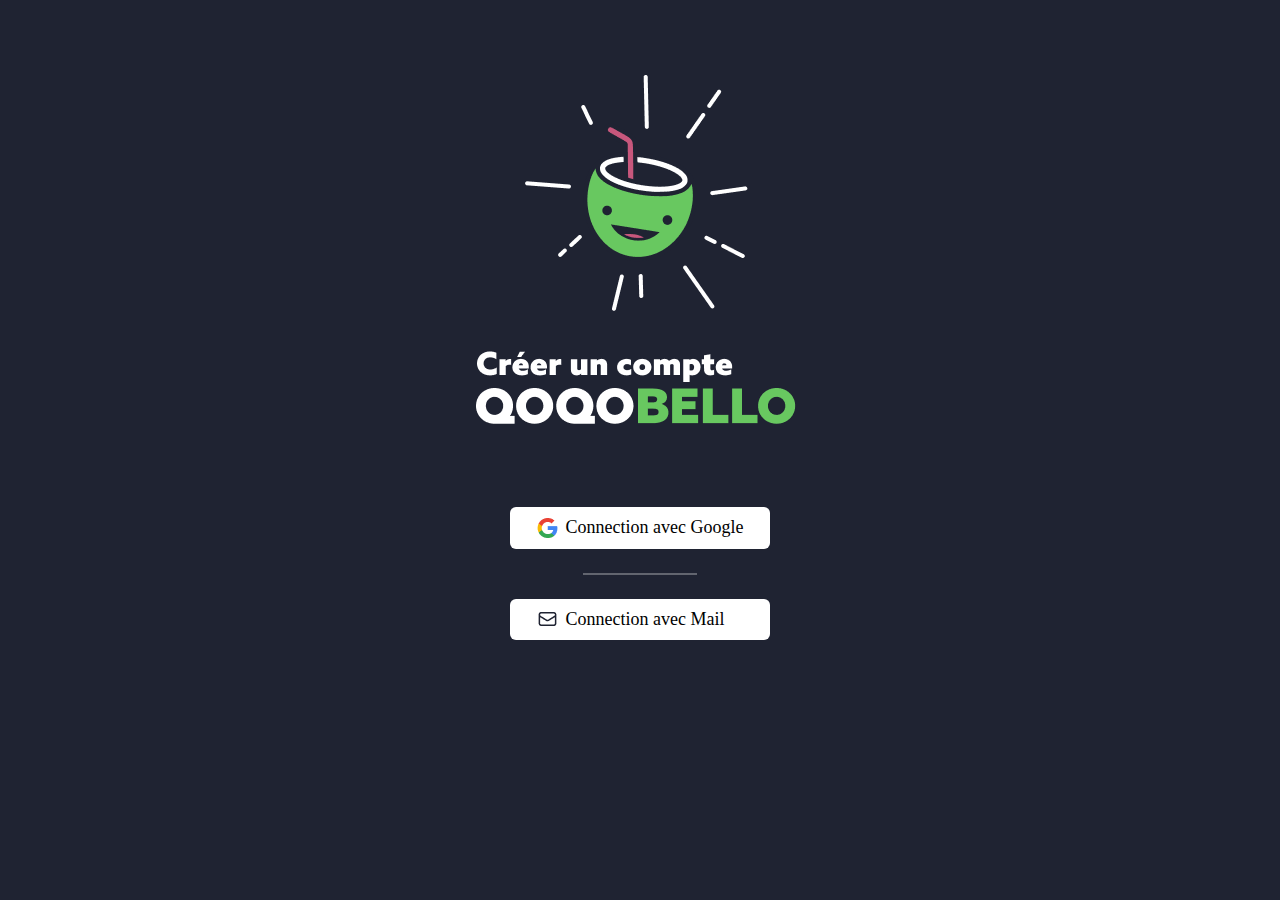
<file: index.html>
<!DOCTYPE html>
<html lang="en">

<head>
    <meta charset="UTF-8">
    <meta name="viewport" content="width=device-width, initial-scale=1.0">
    <title>Mobile Project</title>
    <link rel="stylesheet" href="./css/style.css">
</head>

<body>
    <div class="container">
        <img class="img-logo" src="imgae/Illustrations.png" alt="">
        <img class="img-title" src="imgae/Title.png" alt="">
        <div class="component-button">
            <div class="button-google">
                <img src="imgae/G.png" alt="">
                <p>Connection avec Google</p>
            </div>
            <div class="divider">
            </div>
            <div class="button-google">
                <img src="imgae/envelope.png" alt="">
                <p>Connection avec Mail</p>
            </div>

        </div>
    </div>
</body>

</html>
</file>
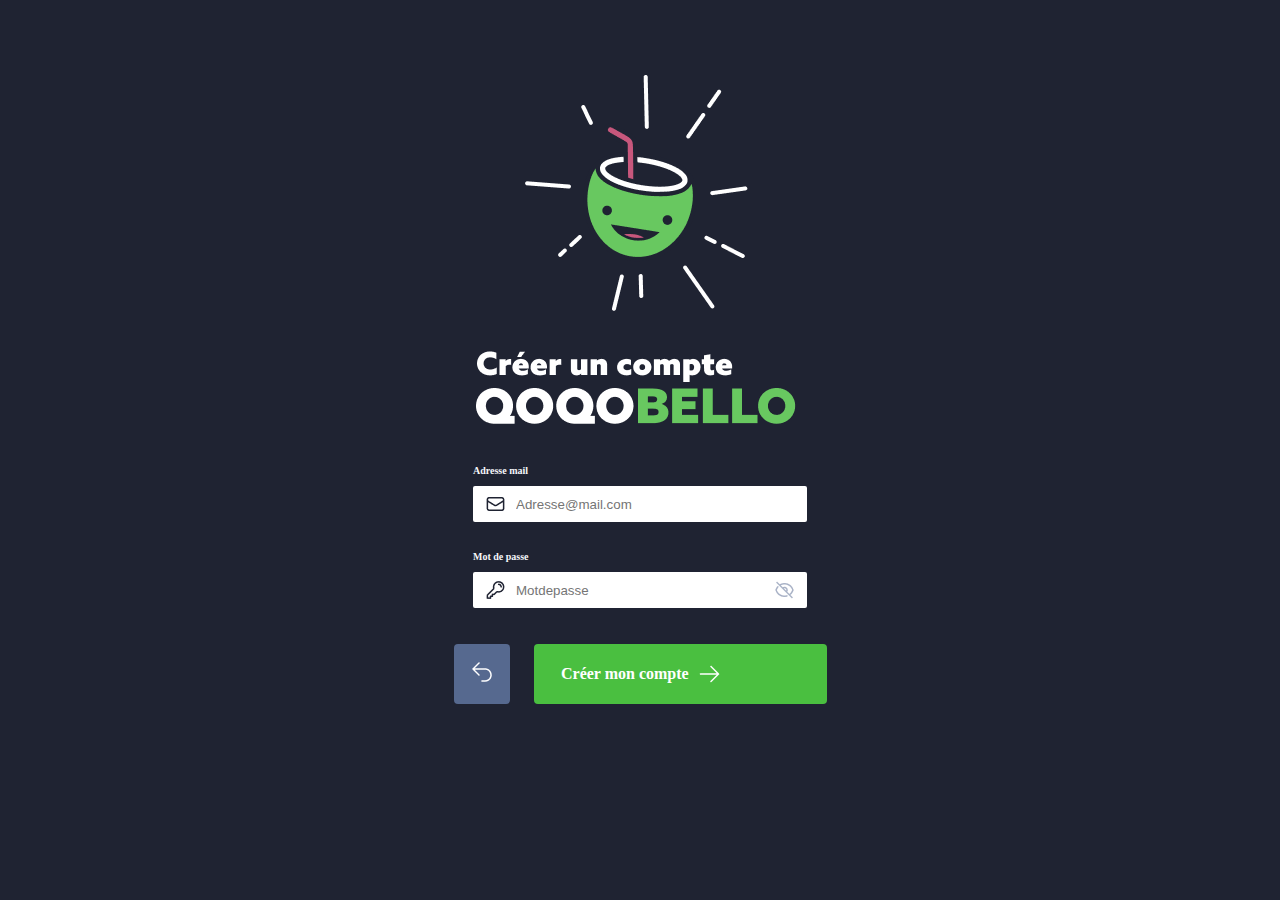
<file: index2.html>
<!DOCTYPE html>
<html lang="en">

<head>
    <meta charset="UTF-8">
    <meta name="viewport" content="width=device-width, initial-scale=1.0">
    <title>Mobile Project</title>
    <link rel="stylesheet" href="./css/style.css">
</head>

<body>
    <div class="container">
        <img class="img-logo" src="imgae/Illustrations.png" alt="">
        <img class="img-title" src="imgae/Title.png" alt="">
        <div class="component-input">
            <label class="label-input">Adresse mail</label>
            <div class="input-address">
                <img src="imgae/envelope.png" alt="">
                <input type="text" name="" id="" placeholder="Adresse@mail.com">
            </div>

            <label class="label-input">Mot de passe</label>
            <div class="input-address">
                <img src="imgae/key.png" alt="">
                <input type="password" name="" id="" placeholder="Motdepasse">
                <img src="imgae/eye-slash.png" alt="">
            </div>
        </div>
        <div class="button-next">
            <div class="btn-back">
                <img src="imgae/arrow-uturn-left.png" alt="">
            </div>
            <div class="btn-arrow">
                <p>Créer mon compte</p>
                <img src="imgae/arrow-right.png" alt="">
            </div>
        </div>
    </div>
</body>

</html>
</file>
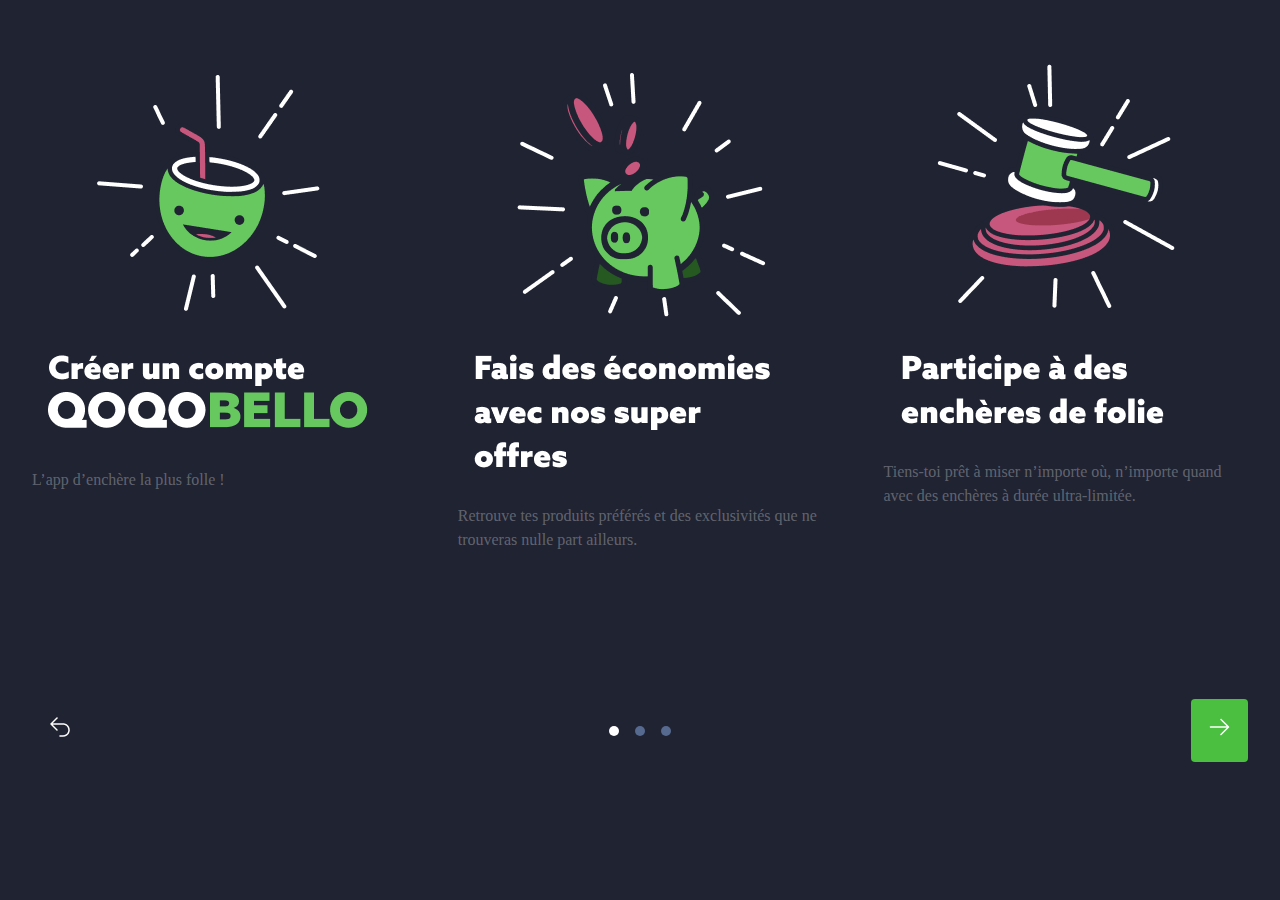
<file: index3.html>
<!DOCTYPE html>
<html lang="en">

<head>
    <meta charset="UTF-8">
    <meta name="viewport" content="width=device-width, initial-scale=1.0">
    <title>Mobile Project</title>
    <link rel="stylesheet" href="./css/style.css">
</head>

<body>
    <div class="container-screen3">
        <div class="slide-show">
            <div class="list-images">
                <div class="item-slide">
                    <img class="img-logo" src="imgae/Illustrations.png" alt="">
                    <img class="img-title" src="imgae/Title.png" alt="">
                    <p>L’app d’enchère la plus folle !</p>
                </div>
                <div class="item-slide">
                    <img class="img-logo" src="imgae/Illustrations2.png" alt="">
                    <img class="img-title" src="imgae/Title2.png" alt="">
                    <p>Retrouve tes produits préférés et des exclusivités que ne trouveras nulle part ailleurs.</p>
                </div>
                <div class="item-slide">
                    <img class="img-logo" src="imgae/Illustrations3.png" alt="">
                    <img class="img-title" src="imgae/Title3.png" alt="">
                    <p>Tiens-toi prêt à miser n’importe où, n’importe quand avec des enchères à durée ultra-limitée.</p>
                </div>

            </div>
            <div class="buttons">
                <a class="prev" href=""><img src="imgae/arrow-uturn-left.png" alt=""></a>
                <ul class="dots">
                    <li class="active"></li>
                    <li></li>
                    <li></li>
                </ul>
                <a class="next" href=""><img src="imgae/arrow-right.png" alt=""></a>
            </div>
        </div>
        <script src="./script.js"></script>
</body>

</html>
</file>
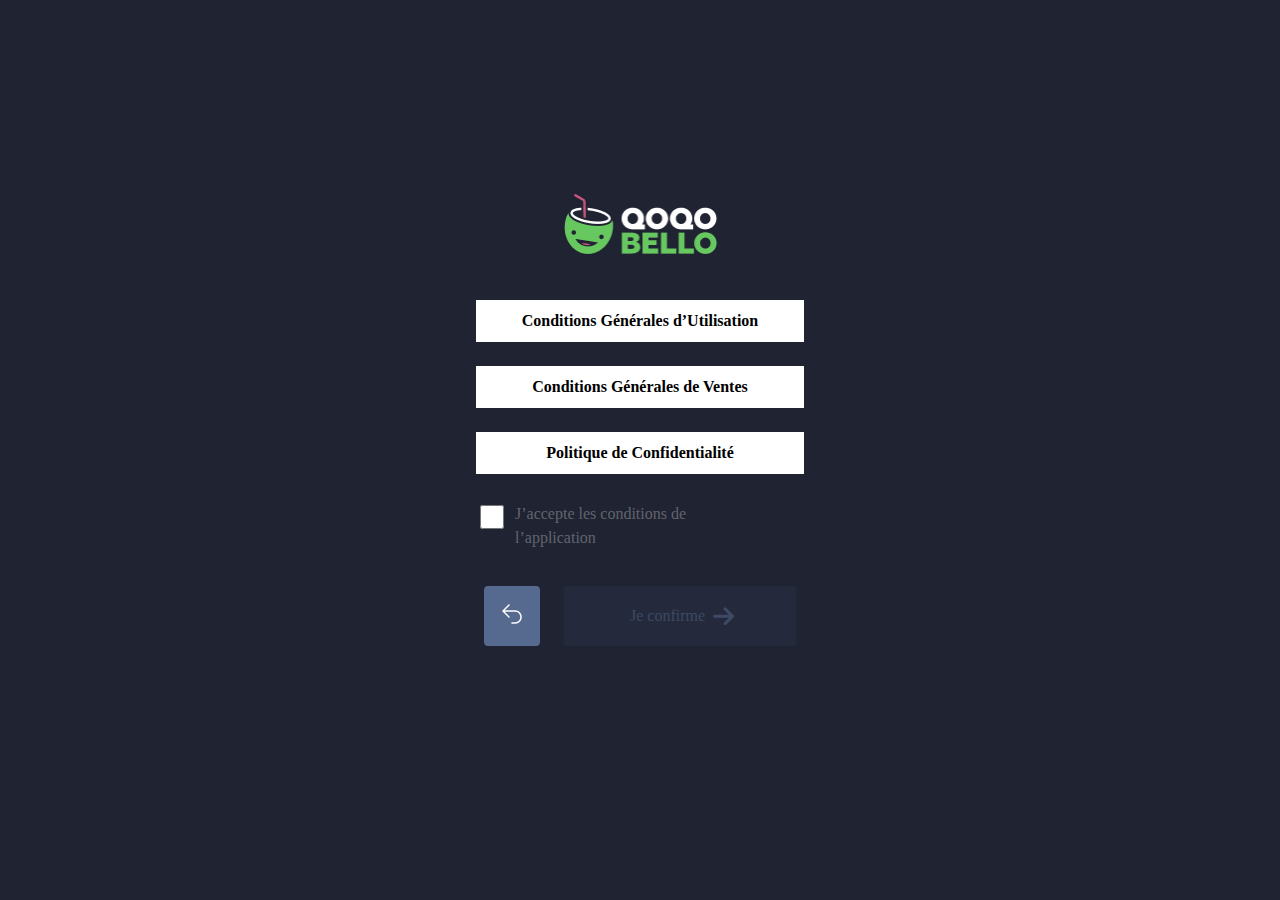
<file: index4.html>
<!DOCTYPE html>
<html lang="en">

<head>
    <meta charset="UTF-8">
    <meta name="viewport" content="width=device-width, initial-scale=1.0">
    <title>Mobile Project</title>
    <link rel="stylesheet" href="./css/style.css">
    <link rel="stylesheet" href="https://cdnjs.cloudflare.com/ajax/libs/font-awesome/6.5.2/css/all.min.css">
</head>

<body>
    <div class="container">

        <div class="bello">
            <img src="imgae/Logo.png" alt="">
            <a class="btn-option" href="">Conditions Générales d’Utilisation</a>
            <a class="btn-option" href="">Conditions Générales de Ventes</a>
            <a class="btn-option" href="">Politique de Confidentialité</a>
            <div class="check">
                <input type="checkbox">
                <p>J’accepte les conditions de <br> l’application</p>
            </div>
        </div>
        <div class="button-confime">
            <div class="btn-back">
                <img src="imgae/arrow-uturn-left.png" alt="">
            </div>
            <div class="btn-arrow-confime">
                <p>Je confirme</p>
                <i class="fa-solid fa-arrow-right"></i>
            </div>
        </div>

    </div>
</body>

</html>
</file>
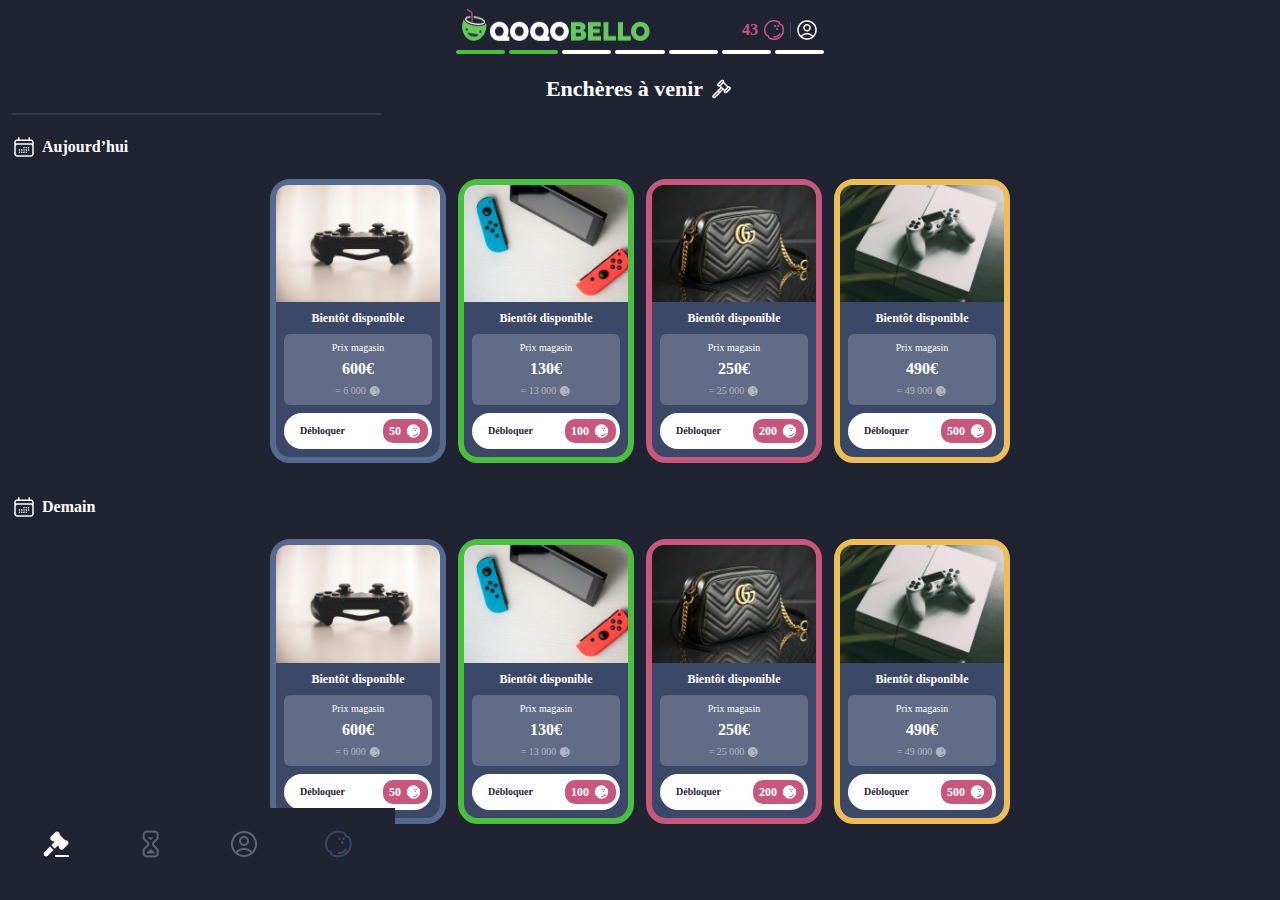
<file: index5.html>
<!DOCTYPE html>
<html lang="en">

<head>
    <meta charset="UTF-8">
    <meta name="viewport" content="width=device-width, initial-scale=1.0">
    <title>Mobile Project</title>
    <link rel="stylesheet" href="./css/style.css">
</head>

<body>
    <div class="container">
        <div class="header">
            <div class="header-logo">
                <img src="imgae/Logo2.png" alt="">
                <div class="right-header">
                    <p>43</p>
                    <img src="imgae/coconut.png" alt="">
                    <span></span>
                    <img src="imgae/user-circle.png" alt="">
                </div>
            </div>
        </div>
        <ul class="divider-header">
            <li class="active"></li>
            <li class="active"></li>
            <li></li>
            <li></li>
            <li></li>
            <li></li>
            <li></li>
        </ul>
    </div>
    <div class="title-venir">
        <h1>Enchères à venir</h1>
        <img src="imgae/bid.png" alt="">
    </div>
    <div class="divider-venir"></div>
    <!-- section1 -->
    <div class="menu">
        <div class="title-menu">
            <img src="imgae/calendar-days.png" alt="">
            <h2>Aujourd’hui</h2>
        </div>
        <div class="list-menu">
            <div class="item-menu">
                <img class="switch" src="imgae/Switch.png" alt="">
                <h3>Bientôt disponible</h3>
                <div class="price-item">
                    <p>Prix magasin</p>
                    <h3>600€</h3>
                    <div class="details-price">
                        <p>= 6 000</p>
                        <img src="imgae/coconut2.png" alt="">
                    </div>
                </div>
                <div class="footer-item">
                    <p>Débloquer</p>
                    <div class="sku-footer">
                        <p>50</p>
                        <img src="imgae/coconut3.png" alt="">
                    </div>
                </div>
            </div>
            <div class="item-menu green">
                <img class="switch" src="imgae/Switch2.png" alt="">
                <h3>Bientôt disponible</h3>
                <div class="price-item">
                    <p>Prix magasin</p>
                    <h3>130€</h3>
                    <div class="details-price">
                        <p>= 13 000</p>
                        <img src="imgae/coconut2.png" alt="">
                    </div>
                </div>
                <div class="footer-item">
                    <p>Débloquer</p>
                    <div class="sku-footer">
                        <p>100</p>
                        <img src="imgae/coconut3.png" alt="">
                    </div>
                </div>
            </div>
            <div class="item-menu pink">
                <img class="switch" src="imgae/Switch3.png" alt="">
                <h3>Bientôt disponible</h3>
                <div class="price-item">
                    <p>Prix magasin</p>
                    <h3>250€</h3>
                    <div class="details-price">
                        <p>= 25 000</p>
                        <img src="imgae/coconut2.png" alt="">
                    </div>
                </div>
                <div class="footer-item">
                    <p>Débloquer</p>
                    <div class="sku-footer">
                        <p>200</p>
                        <img src="imgae/coconut3.png" alt="">
                    </div>
                </div>
            </div>
            <div class="item-menu yellow">
                <img class="switch" src="imgae/Switch4.png" alt="">
                <h3>Bientôt disponible</h3>
                <div class="price-item">
                    <p>Prix magasin</p>
                    <h3>490€</h3>
                    <div class="details-price">
                        <p>= 49 000</p>
                        <img src="imgae/coconut2.png" alt="">
                    </div>
                </div>
                <div class="footer-item">
                    <p>Débloquer</p>
                    <div class="sku-footer">
                        <p>500</p>
                        <img src="imgae/coconut3.png" alt="">
                    </div>
                </div>
            </div>
        </div>
    </div>
    <!-- section1 -->
    <!-- section2 -->
    <div class="menu">
        <div class="title-menu">
            <img src="imgae/calendar-days.png" alt="">
            <h2>Demain</h2>
        </div>
        <div class="list-menu">
            <div class="item-menu">
                <img class="switch" src="imgae/Switch.png" alt="">
                <h3>Bientôt disponible</h3>
                <div class="price-item">
                    <p>Prix magasin</p>
                    <h3>600€</h3>
                    <div class="details-price">
                        <p>= 6 000</p>
                        <img src="imgae/coconut2.png" alt="">
                    </div>
                </div>
                <div class="footer-item">
                    <p>Débloquer</p>
                    <div class="sku-footer">
                        <p>50</p>
                        <img src="imgae/coconut3.png" alt="">
                    </div>
                </div>
            </div>
            <div class="item-menu green">
                <img class="switch" src="imgae/Switch2.png" alt="">
                <h3>Bientôt disponible</h3>
                <div class="price-item">
                    <p>Prix magasin</p>
                    <h3>130€</h3>
                    <div class="details-price">
                        <p>= 13 000</p>
                        <img src="imgae/coconut2.png" alt="">
                    </div>
                </div>
                <div class="footer-item">
                    <p>Débloquer</p>
                    <div class="sku-footer">
                        <p>100</p>
                        <img src="imgae/coconut3.png" alt="">
                    </div>
                </div>
            </div>
            <div class="item-menu pink">
                <img class="switch" src="imgae/Switch3.png" alt="">
                <h3>Bientôt disponible</h3>
                <div class="price-item">
                    <p>Prix magasin</p>
                    <h3>250€</h3>
                    <div class="details-price">
                        <p>= 25 000</p>
                        <img src="imgae/coconut2.png" alt="">
                    </div>
                </div>
                <div class="footer-item">
                    <p>Débloquer</p>
                    <div class="sku-footer">
                        <p>200</p>
                        <img src="imgae/coconut3.png" alt="">
                    </div>
                </div>
            </div>
            <div class="item-menu yellow">
                <img class="switch" src="imgae/Switch4.png" alt="">
                <h3>Bientôt disponible</h3>
                <div class="price-item">
                    <p>Prix magasin</p>
                    <h3>490€</h3>
                    <div class="details-price">
                        <p>= 49 000</p>
                        <img src="imgae/coconut2.png" alt="">
                    </div>
                </div>
                <div class="footer-item">
                    <p>Débloquer</p>
                    <div class="sku-footer">
                        <p>500</p>
                        <img src="imgae/coconut3.png" alt="">
                    </div>
                </div>
            </div>
        </div>
    </div>
    <!-- section2 -->
    </div>
    <footer>
        <img src="imgae/Nav-bid.png" alt="">
        <img src="imgae/Nav-history.png" alt="">
        <img src="imgae/Nav-sccount.png" alt="">
        <img src="imgae/Nav-shop.png" alt="">
    </footer>
</body>

</html>
</file>
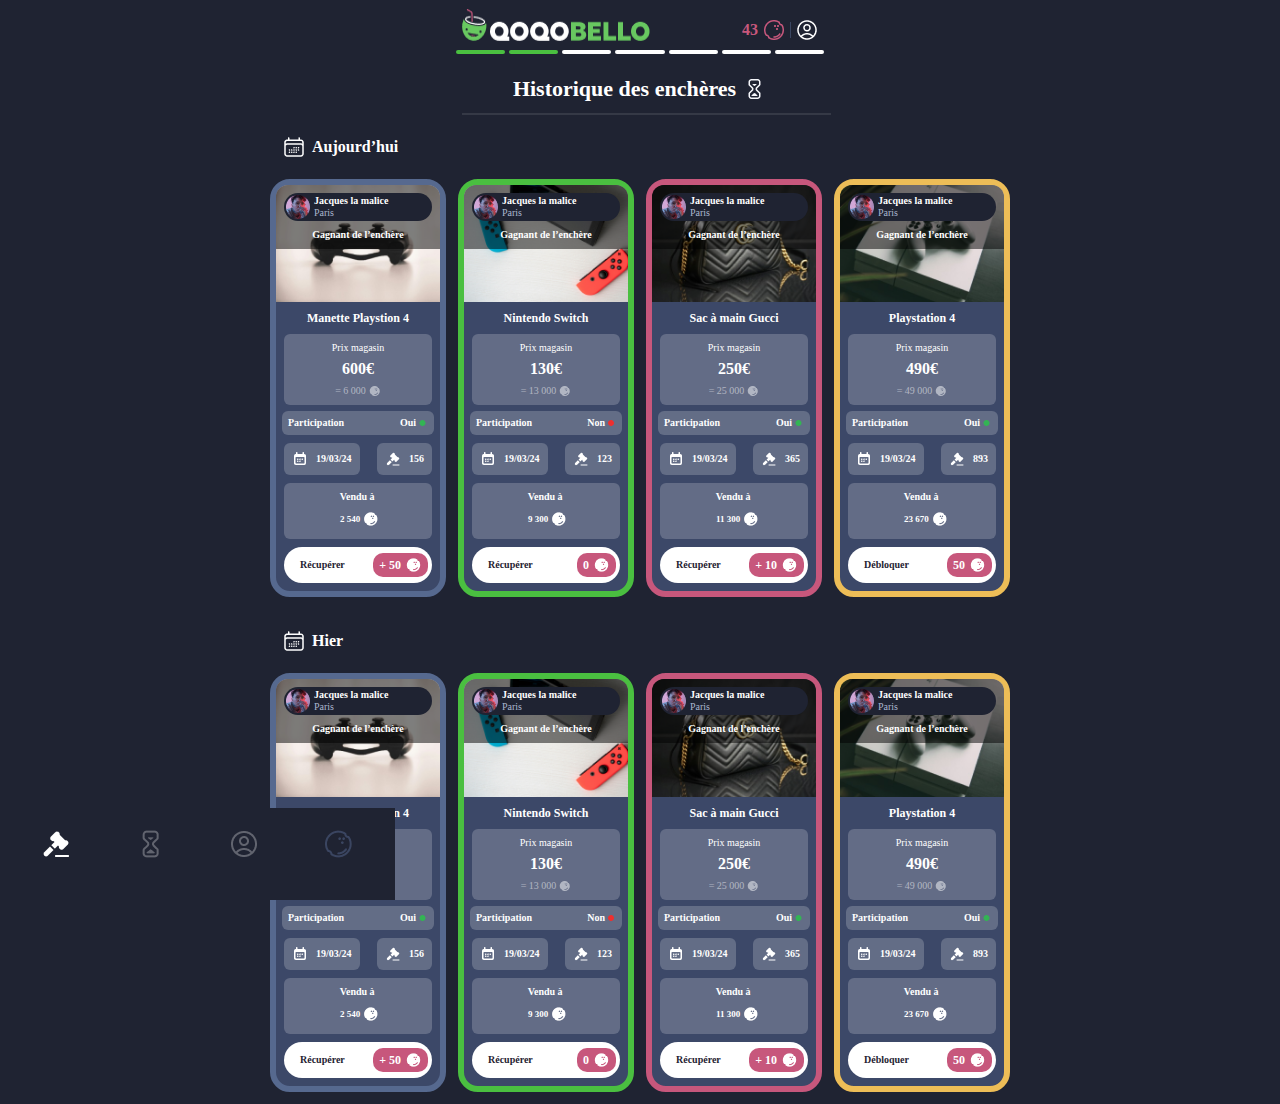
<file: index6.html>
<!DOCTYPE html>
<html lang="en">

<head>
    <meta charset="UTF-8">
    <meta name="viewport" content="width=device-width, initial-scale=1.0">
    <title>Mobile Project</title>
    <link rel="stylesheet" href="./css/style.css">
</head>

<body>

    <div class="container">
        <div class="header">
            <div class="header-logo">
                <img src="imgae/Logo2.png" alt="">
                <div class="right-header">
                    <p>43</p>
                    <img src="imgae/coconut.png" alt="">
                    <span></span>
                    <img src="imgae/user-circle.png" alt="">
                </div>
            </div>
        </div>
        <ul class="divider-header">
            <li class="active"></li>
            <li class="active"></li>
            <li></li>
            <li></li>
            <li></li>
            <li></li>
            <li></li>
        </ul>
        <div class="title-venir">
            <h1>Historique des enchères</h1>
            <img src="imgae/hourglass.png" alt="">
        </div>
        <div class="divider-venir"></div>
        <!-- section1 -->

        <div class="menu">
            <div class="title-menu">
                <img src="imgae/calendar-days.png" alt="">
                <h2>Aujourd’hui</h2>
            </div>
            <div class="list-menu">
                <!-- item1 -->
                <div class="item-menu">
                    <img class="switch" src="imgae/Switch.png" alt="">
                    <div class="header-item">
                        <div class="avatar">
                            <img src="imgae/Avatar.png" alt="">
                            <div class="avatar-details">
                                <p>Jacques la malice</p>
                                <p>Paris</p>
                            </div>
                        </div>
                        <h3>Gagnant de l’enchère</h3>
                    </div>
                    <h3>Manette Playstion 4</h3>
                    <div class="price-item">
                        <p>Prix magasin</p>
                        <h3>600€</h3>
                        <div class="details-price">
                            <p>= 6 000</p>
                            <img src="imgae/coconut2.png" alt="">
                        </div>
                    </div>
                    <div class="participation">
                        <p>Participation</p>
                        <div class="on-off">
                            <p>Oui</p>
                            <img src="imgae/Ellipse 1026.png" alt="">
                        </div>
                    </div>
                    <div class="calculator">
                        <div class="item-calculator">
                            <img src="imgae/calendar-days1.png" alt="">
                            <p>19/03/24</p>
                        </div>
                        <div class="item-calculator">
                            <img src="imgae/bid1.png" alt="">
                            <p>156</p>
                        </div>
                    </div>
                    <div class="vendu">
                        <p>Vendu à</p>
                        <div class="vendu-price">
                            <h3>2 540</h3>
                            <img src="imgae/coconut1.png" alt="">
                        </div>
                    </div>
                    <div class="footer-item">
                        <p>Récupérer</p>
                        <div class="sku-footer">
                            <p>+ 50</p>
                            <img src="imgae/coconut3.png" alt="">
                        </div>
                    </div>
                </div>
                <!-- item1 -->
                <!-- item2 -->
                <div class="item-menu green">
                    <img class="switch" src="imgae/Switch2.png" alt="">
                    <div class="header-item">
                        <div class="avatar">
                            <img src="imgae/Avatar.png" alt="">
                            <div class="avatar-details">
                                <p>Jacques la malice</p>
                                <p>Paris</p>
                            </div>
                        </div>
                        <h3>Gagnant de l’enchère</h3>
                    </div>
                    <h3>Nintendo Switch</h3>
                    <div class="price-item">
                        <p>Prix magasin</p>
                        <h3>130€</h3>
                        <div class="details-price">
                            <p>= 13 000</p>
                            <img src="imgae/coconut2.png" alt="">
                        </div>
                    </div>
                    <div class="participation">
                        <p>Participation</p>
                        <div class="on-off">
                            <p>Non</p>
                            <img src="imgae/Ellipse 10262.png" alt="">
                        </div>
                    </div>
                    <div class="calculator">
                        <div class="item-calculator">
                            <img src="imgae/calendar-days1.png" alt="">
                            <p>19/03/24</p>
                        </div>
                        <div class="item-calculator">
                            <img src="imgae/bid1.png" alt="">
                            <p>123</p>
                        </div>
                    </div>
                    <div class="vendu">
                        <p>Vendu à</p>
                        <div class="vendu-price">
                            <h3>9 300</h3>
                            <img src="imgae/coconut1.png" alt="">
                        </div>
                    </div>
                    <div class="footer-item">
                        <p>Récupérer</p>
                        <div class="sku-footer">
                            <p>0</p>
                            <img src="imgae/coconut3.png" alt="">
                        </div>
                    </div>
                </div>
                <!-- item2 -->
                <!-- item3 -->
                <div class="item-menu pink">
                    <img class="switch" src="imgae/Switch3.png" alt="">
                    <div class="header-item">
                        <div class="avatar">
                            <img src="imgae/Avatar.png" alt="">
                            <div class="avatar-details">
                                <p>Jacques la malice</p>
                                <p>Paris</p>
                            </div>
                        </div>
                        <h3>Gagnant de l’enchère</h3>
                    </div>
                    <h3>Sac à main Gucci</h3>
                    <div class="price-item">
                        <p>Prix magasin</p>
                        <h3>250€</h3>
                        <div class="details-price">
                            <p>= 25 000</p>
                            <img src="imgae/coconut2.png" alt="">
                        </div>
                    </div>
                    <div class="participation">
                        <p>Participation</p>
                        <div class="on-off">
                            <p>Oui</p>
                            <img src="imgae/Ellipse 1026.png" alt="">
                        </div>
                    </div>
                    <div class="calculator">
                        <div class="item-calculator">
                            <img src="imgae/calendar-days1.png" alt="">
                            <p>19/03/24</p>
                        </div>
                        <div class="item-calculator">
                            <img src="imgae/bid1.png" alt="">
                            <p>365</p>
                        </div>
                    </div>
                    <div class="vendu">
                        <p>Vendu à</p>
                        <div class="vendu-price">
                            <h3>11 300</h3>
                            <img src="imgae/coconut1.png" alt="">
                        </div>
                    </div>
                    <div class="footer-item">
                        <p>Récupérer</p>
                        <div class="sku-footer">
                            <p>+ 10</p>
                            <img src="imgae/coconut3.png" alt="">
                        </div>
                    </div>
                </div>
                <!-- item3 -->
                <!-- item4 -->
                <div class="item-menu yellow">
                    <img class="switch" src="imgae/Switch4.png" alt="">
                    <div class="header-item">
                        <div class="avatar">
                            <img src="imgae/Avatar.png" alt="">
                            <div class="avatar-details">
                                <p>Jacques la malice</p>
                                <p>Paris</p>
                            </div>
                        </div>
                        <h3>Gagnant de l’enchère</h3>
                    </div>
                    <h3>Playstation 4</h3>
                    <div class="price-item">
                        <p>Prix magasin</p>
                        <h3>490€</h3>
                        <div class="details-price">
                            <p>= 49 000</p>
                            <img src="imgae/coconut2.png" alt="">
                        </div>
                    </div>
                    <div class="participation">
                        <p>Participation</p>
                        <div class="on-off">
                            <p>Oui</p>
                            <img src="imgae/Ellipse 1026.png" alt="">
                        </div>
                    </div>
                    <div class="calculator">
                        <div class="item-calculator">
                            <img src="imgae/calendar-days1.png" alt="">
                            <p>19/03/24</p>
                        </div>
                        <div class="item-calculator">
                            <img src="imgae/bid1.png" alt="">
                            <p>893</p>
                        </div>
                    </div>
                    <div class="vendu">
                        <p>Vendu à</p>
                        <div class="vendu-price">
                            <h3>23 670</h3>
                            <img src="imgae/coconut1.png" alt="">
                        </div>
                    </div>
                    <div class="footer-item">
                        <p>Débloquer</p>
                        <div class="sku-footer">
                            <p>50</p>
                            <img src="imgae/coconut3.png" alt="">
                        </div>
                    </div>
                </div>
                <!-- item4 -->
            </div>
        </div>

        <!-- section1 -->
        <!-- section2 -->
        <div class="menu">
            <div class="title-menu">
                <img src="imgae/calendar-days.png" alt="">
                <h2>Hier</h2>
            </div>
            <div class="list-menu">
                <!-- item1 -->
                <div class="item-menu">
                    <img class="switch" src="imgae/Switch.png" alt="">
                    <div class="header-item">
                        <div class="avatar">
                            <img src="imgae/Avatar.png" alt="">
                            <div class="avatar-details">
                                <p>Jacques la malice</p>
                                <p>Paris</p>
                            </div>
                        </div>
                        <h3>Gagnant de l’enchère</h3>
                    </div>
                    <h3>Manette Playstion 4</h3>
                    <div class="price-item">
                        <p>Prix magasin</p>
                        <h3>600€</h3>
                        <div class="details-price">
                            <p>= 6 000</p>
                            <img src="imgae/coconut2.png" alt="">
                        </div>
                    </div>
                    <div class="participation">
                        <p>Participation</p>
                        <div class="on-off">
                            <p>Oui</p>
                            <img src="imgae/Ellipse 1026.png" alt="">
                        </div>
                    </div>
                    <div class="calculator">
                        <div class="item-calculator">
                            <img src="imgae/calendar-days1.png" alt="">
                            <p>19/03/24</p>
                        </div>
                        <div class="item-calculator">
                            <img src="imgae/bid1.png" alt="">
                            <p>156</p>
                        </div>
                    </div>
                    <div class="vendu">
                        <p>Vendu à</p>
                        <div class="vendu-price">
                            <h3>2 540</h3>
                            <img src="imgae/coconut1.png" alt="">
                        </div>
                    </div>
                    <div class="footer-item">
                        <p>Récupérer</p>
                        <div class="sku-footer">
                            <p>+ 50</p>
                            <img src="imgae/coconut3.png" alt="">
                        </div>
                    </div>
                </div>
                <!-- item1 -->
                <!-- item2 -->
                <div class="item-menu green">
                    <img class="switch" src="imgae/Switch2.png" alt="">
                    <div class="header-item">
                        <div class="avatar">
                            <img src="imgae/Avatar.png" alt="">
                            <div class="avatar-details">
                                <p>Jacques la malice</p>
                                <p>Paris</p>
                            </div>
                        </div>
                        <h3>Gagnant de l’enchère</h3>
                    </div>
                    <h3>Nintendo Switch</h3>
                    <div class="price-item">
                        <p>Prix magasin</p>
                        <h3>130€</h3>
                        <div class="details-price">
                            <p>= 13 000</p>
                            <img src="imgae/coconut2.png" alt="">
                        </div>
                    </div>
                    <div class="participation">
                        <p>Participation</p>
                        <div class="on-off">
                            <p>Non</p>
                            <img src="imgae/Ellipse 10262.png" alt="">
                        </div>
                    </div>
                    <div class="calculator">
                        <div class="item-calculator">
                            <img src="imgae/calendar-days1.png" alt="">
                            <p>19/03/24</p>
                        </div>
                        <div class="item-calculator">
                            <img src="imgae/bid1.png" alt="">
                            <p>123</p>
                        </div>
                    </div>
                    <div class="vendu">
                        <p>Vendu à</p>
                        <div class="vendu-price">
                            <h3>9 300</h3>
                            <img src="imgae/coconut1.png" alt="">
                        </div>
                    </div>
                    <div class="footer-item">
                        <p>Récupérer</p>
                        <div class="sku-footer">
                            <p>0</p>
                            <img src="imgae/coconut3.png" alt="">
                        </div>
                    </div>
                </div>
                <!-- item2 -->
                <!-- item3 -->
                <div class="item-menu pink">
                    <img class="switch" src="imgae/Switch3.png" alt="">
                    <div class="header-item">
                        <div class="avatar">
                            <img src="imgae/Avatar.png" alt="">
                            <div class="avatar-details">
                                <p>Jacques la malice</p>
                                <p>Paris</p>
                            </div>
                        </div>
                        <h3>Gagnant de l’enchère</h3>
                    </div>
                    <h3>Sac à main Gucci</h3>
                    <div class="price-item">
                        <p>Prix magasin</p>
                        <h3>250€</h3>
                        <div class="details-price">
                            <p>= 25 000</p>
                            <img src="imgae/coconut2.png" alt="">
                        </div>
                    </div>
                    <div class="participation">
                        <p>Participation</p>
                        <div class="on-off">
                            <p>Oui</p>
                            <img src="imgae/Ellipse 1026.png" alt="">
                        </div>
                    </div>
                    <div class="calculator">
                        <div class="item-calculator">
                            <img src="imgae/calendar-days1.png" alt="">
                            <p>19/03/24</p>
                        </div>
                        <div class="item-calculator">
                            <img src="imgae/bid1.png" alt="">
                            <p>365</p>
                        </div>
                    </div>
                    <div class="vendu">
                        <p>Vendu à</p>
                        <div class="vendu-price">
                            <h3>11 300</h3>
                            <img src="imgae/coconut1.png" alt="">
                        </div>
                    </div>
                    <div class="footer-item">
                        <p>Récupérer</p>
                        <div class="sku-footer">
                            <p>+ 10</p>
                            <img src="imgae/coconut3.png" alt="">
                        </div>
                    </div>
                </div>
                <!-- item3 -->
                <!-- item4 -->
                <div class="item-menu yellow">
                    <img class="switch" src="imgae/Switch4.png" alt="">
                    <div class="header-item">
                        <div class="avatar">
                            <img src="imgae/Avatar.png" alt="">
                            <div class="avatar-details">
                                <p>Jacques la malice</p>
                                <p>Paris</p>
                            </div>
                        </div>
                        <h3>Gagnant de l’enchère</h3>
                    </div>
                    <h3>Playstation 4</h3>
                    <div class="price-item">
                        <p>Prix magasin</p>
                        <h3>490€</h3>
                        <div class="details-price">
                            <p>= 49 000</p>
                            <img src="imgae/coconut2.png" alt="">
                        </div>
                    </div>
                    <div class="participation">
                        <p>Participation</p>
                        <div class="on-off">
                            <p>Oui</p>
                            <img src="imgae/Ellipse 1026.png" alt="">
                        </div>
                    </div>
                    <div class="calculator">
                        <div class="item-calculator">
                            <img src="imgae/calendar-days1.png" alt="">
                            <p>19/03/24</p>
                        </div>
                        <div class="item-calculator">
                            <img src="imgae/bid1.png" alt="">
                            <p>893</p>
                        </div>
                    </div>
                    <div class="vendu">
                        <p>Vendu à</p>
                        <div class="vendu-price">
                            <h3>23 670</h3>
                            <img src="imgae/coconut1.png" alt="">
                        </div>
                    </div>
                    <div class="footer-item">
                        <p>Débloquer</p>
                        <div class="sku-footer">
                            <p>50</p>
                            <img src="imgae/coconut3.png" alt="">
                        </div>
                    </div>
                </div>
                <!-- item4 -->
            </div>
            <!-- section2 -->
        </div>
    </div>
    </div>
    <footer>
        <img src="imgae/Nav-bid.png" alt="">
        <img src="imgae/Nav-history.png" alt="">
        <img src="imgae/Nav-sccount.png" alt="">
        <img src="imgae/Nav-shop.png" alt="">
    </footer>

</body>

</html>
</file>
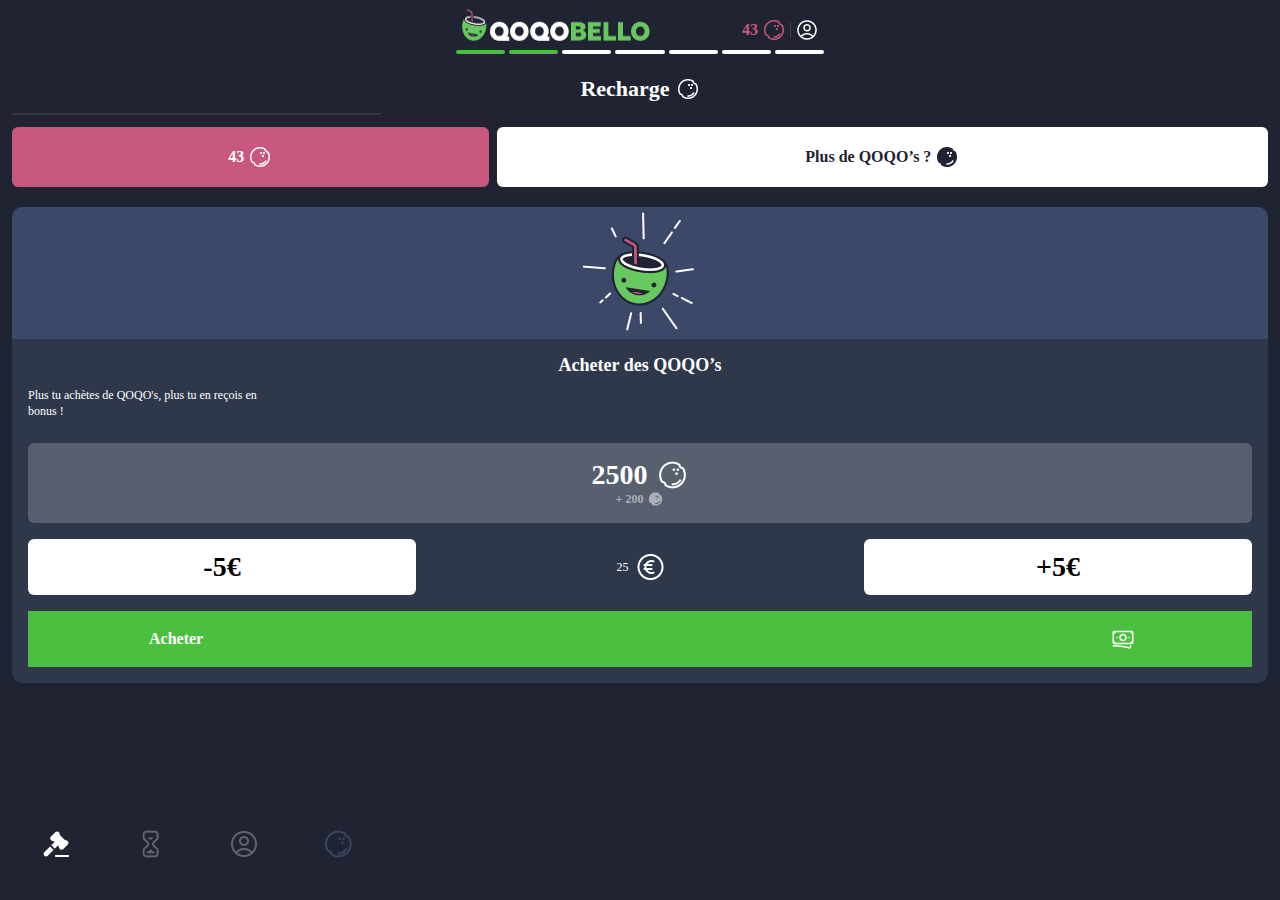
<file: index7.html>
<!DOCTYPE html>
<html lang="en">

<head>
    <meta charset="UTF-8">
    <meta name="viewport" content="width=device-width, initial-scale=1.0">
    <title>Mobile Project</title>
    <link rel="stylesheet" href="./css/style.css">
</head>

<body>
    <div class="container-screen7">
        <div class="header">
            <div class="header-logo">
                <img src="imgae/Logo2.png" alt="">
                <div class="right-header">
                    <p>43</p>
                    <img src="imgae/coconut.png" alt="">
                    <span></span>
                    <img src="imgae/user-circle.png" alt="">
                </div>
            </div>
        </div>
        <ul class="divider-header">
            <li class="active"></li>
            <li class="active"></li>
            <li></li>
            <li></li>
            <li></li>
            <li></li>
            <li></li>
        </ul>
        <div class="title-venir">
            <h1>Recharge</h1>
            <img src="imgae/coconuts.png" alt="">
        </div>
        <div class="divider-venir"></div>
        <div class="plus">
            <div class="plus-item">
                <p>43</p>
                <img src="imgae/coconuts.png" alt="">
            </div>
            <div class="plus-item-2">
                <p>Plus de QOQO’s ?</p>
                <img src="imgae/coconutbold.png" alt="">
            </div>
        </div>
        <div class="acheter">
            <div class="logo-acheter">
                <img src="imgae/Illustrations4.png" alt="">
            </div>
            <div class="container-acheter">
                <h3>Acheter des QOQO’s</h3>
                <p>Plus tu achètes de QOQO's, plus tu en reçois en <br> bonus !</p>
                <div class="sku-acheter">
                    <div class="header-sku-acheter">
                        <h2>2500</h2>
                        <img src="imgae/coconutsku.png" alt="">
                    </div>
                    <div class="footer-sku-acheter">
                        <p>+ 200</p>
                        <img src="imgae/coconutfooter.png" alt="">
                    </div>
                </div>
                <div class="price-acheter">
                    <a class="item-price" href="">-5€</a>
                    <div class="price-mid">
                        <p>25</p>
                        <img src="imgae/Vector.png" alt="">
                    </div>
                    <a class="item-price" href="">+5€</a>
                </div>
                <div class="submit-acheter">
                    <h4>Acheter</h4>
                    <img src="imgae/banknotes.png" alt="">
                </div>
            </div>
        </div>
    </div>
    <footer>
        <img src="imgae/Nav-bid.png" alt="">
        <img src="imgae/Nav-history.png" alt="">
        <img src="imgae/Nav-sccount.png" alt="">
        <img src="imgae/Nav-shop.png" alt="">
    </footer>
</body>

</html>
</file>
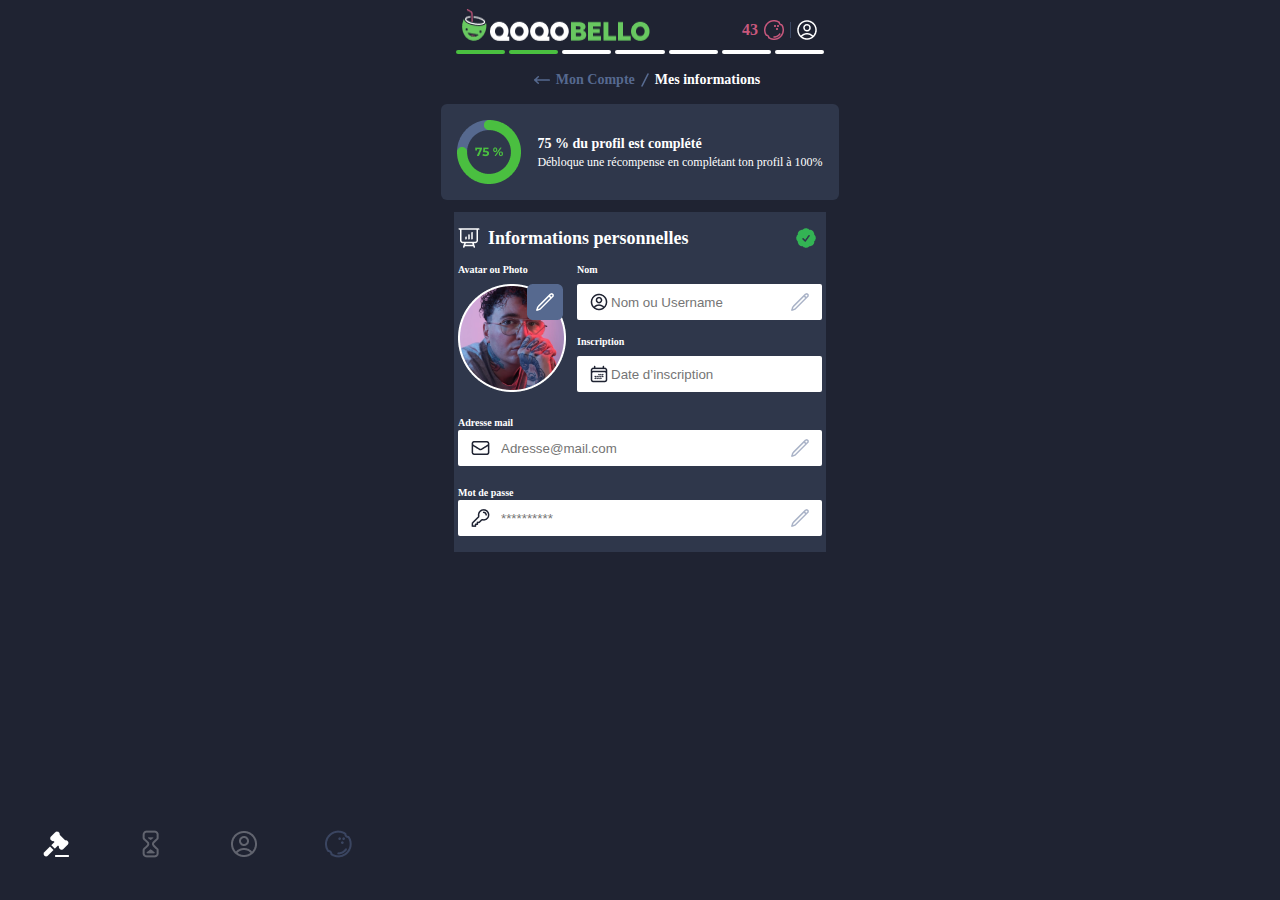
<file: index8.html>
<!DOCTYPE html>
<html lang="en">

<head>
    <meta charset="UTF-8">
    <meta name="viewport" content="width=device-width, initial-scale=1.0">
    <title>Mobile Project</title>
    <link rel="stylesheet" href="./css/style.css">
</head>

<body>
    <div class="container">
        <div class="header">
            <div class="header-logo">
                <img src="imgae/Logo2.png" alt="">
                <div class="right-header">
                    <p>43</p>
                    <img src="imgae/coconut.png" alt="">
                    <span></span>
                    <img src="imgae/user-circle.png" alt="">
                </div>
            </div>
        </div>
        <ul class="divider-header">
            <li class="active"></li>
            <li class="active"></li>
            <li></li>
            <li></li>
            <li></li>
            <li></li>
            <li></li>
        </ul>
        <div class="infomartion">
            <img src="imgae/arrow-long-left.png" alt="">
            <p class="text-infor">Mon Compte</p>
            <img src="imgae/Icons.png" alt="">
            <p class="text-infor white">Mes informations</p>
        </div>
        <div class="percent-informartion">
            <img src="imgae/Circle.png" alt="">
            <div class="pana-percent">
                <p class="pana-text">75 % du profil est complété</p>
                <p class="pana-text unbold">Débloque une récompense en complétant ton profil à 100%</p>
            </div>
        </div>
        <div class="infor-content">
            <div class="personnelles">
                <img src="imgae/Vector2.png" alt="">
                <h3>Informations personnelles</h3>
                <img src="imgae/Subtract.png" alt="">
            </div>
            <div class="profile">
                <div class="profile-left">
                    <p>Avatar ou Photo</p>
                    <div class="image-profile">
                        <img src="imgae/Img.png" alt="">
                        <img class="btn-edit" src="imgae/IconButton.png" alt="">
                    </div>
                </div>
                <div class="profile-right">
                    <div class="item-profile-right">
                        <p>Nom</p>
                        <div class="input-right">
                            <img src="imgae/user-circle1.png" alt="">
                            <input type="text" placeholder="Nom ou Username">
                            <img src="imgae/pencil.png" alt="">
                        </div>
                    </div>
                    <div class="item-profile-right inscription">
                        <p>Inscription</p>
                        <div class="input-right">
                            <img src="imgae/calendar-days-input.png" alt="">
                            <input type="text" placeholder="Date d’inscription">
                        </div>
                    </div>
                </div>

            </div>
            <div class="input-information">
                <label for="">Adresse mail</label>
                <div class="item-input-infor">
                    <img src="imgae/envelope.png" alt="">
                    <input type="text" placeholder="Adresse@mail.com">
                    <img src="imgae/pencil.png" alt="">
                </div>
            </div>
            <div class="input-information">
                <label for="">Mot de passe</label>
                <div class="item-input-infor">
                    <img src="imgae/key.png" alt="">
                    <input type="password" placeholder="**********">
                    <img src="imgae/pencil.png" alt="">
                </div>
            </div>
        </div>

    </div>
    <footer>
        <img src="imgae/Nav-bid.png" alt="">
        <img src="imgae/Nav-history.png" alt="">
        <img src="imgae/Nav-sccount.png" alt="">
        <img src="imgae/Nav-shop.png" alt="">
    </footer>
</body>

</html>
</file>
<file: css/style.css>
html,
body,
div,
span,
applet,
object,
iframe,
h1,
h2,
h3,
h4,
h5,
h6,
p {
    margin: 0;
    padding: 0;
    border: 0;
}

ol,
ul,
li,
a {
    list-style: none;
}

body {
    background-color: #1F2332;
}


/*-index1-start-*/

.container {
    display: flex;
    flex-direction: column;
    align-items: center;
}

.img-logo {
    padding-top: 64px;
}

.component-button {
    padding: 58.5px 0;
}

.button-google {
    background-color: #fff;
    padding: 10px 26.62px;
    border-radius: 6px;
    display: flex;
    gap: 0 8px;
    cursor: pointer;
    align-items: center;
}

.button-google p {
    font-family: 'Product Sans';
    font-size: 18px;
    font-weight: 400;
    line-height: 21.83px;
}

.divider {
    height: 2px;
    margin: 24px 73.5px;
    background-color: #FFFFFF4D;
}


/*-index1-end-*/


/*-index2-start*/

.component-input {
    padding: 12px 0;
}

.input-address {
    padding: 8px 12px 8px 12px;
    border-radius: 2px;
    background-color: #FFFFFF;
    display: flex;
    gap: 0 8px;
    margin-top: 8px;
    margin-bottom: 24px;
}

.input-address input:nth-child(2) {
    width: 248px;
}

.label-input {
    color: #F5F6FA;
    font-family: 'Montserrat';
    font-size: 10px;
    font-weight: 700;
    line-height: 12px;
    margin-bottom: 8px;
}

.input-address input {
    border: none;
}

.input-address input:focus {
    outline: none;
}

.button-next {
    padding: 0 32px;
    display: flex;
    gap: 0 24px;
}

.btn-back {
    background-color: #56698F;
    border-radius: 4px;
    padding: 16px;
}

.btn-arrow {
    width: 249px;
    padding: 18px 16.5px 18px 27.5px;
    background-color: #4ABF40;
    display: flex;
    gap: 0 8px;
    align-items: center;
    border-radius: 4px;
}

.btn-arrow p {
    font-family: 'Montserrat';
    font-size: 16px;
    font-weight: 700;
    line-height: 20px;
    text-align: center;
    color: #fff;
}


/*-index2-end*/


/*-index3-start*/

.container-screen3 {
    text-align: center;
}

.item-slide p {
    padding: 12px 32px;
    font-family: 'Montserrat';
    font-size: 16px;
    font-weight: 400;
    line-height: 24px;
    color: #FFFFFF4D;
    text-align: left;
}

.list-images {
    display: flex;
    transition: 0.5s;
}

.prev {
    padding: 16px;
    background-color: #1F2332;
}

.next {
    padding: 16px;
    background-color: #4ABF40;
    border-radius: 4px;
}

.dots {
    display: flex;
    gap: 0 16px;
    padding: 0;
}

.dots li {
    width: 10px;
    height: 10px;
    background-color: #56698F;
    border-radius: 20px;
}

.dots li.active {
    background-color: #fff;
}

.buttons {
    padding: 135px 32px 0px 32px;
    display: flex;
    align-items: center;
    justify-content: space-between;
    cursor: pointer;
}

.slide-show {
    overflow: hidden;
}


/*-index3-end*/


/*-index4-start*/

.bello {
    padding-top: 192px;
    display: flex;
    flex-direction: column;
}

.bello img {
    width: 156px;
    height: 64px;
    margin: 0 86px;
    margin-bottom: 44px;
}

a {
    text-decoration: none;
    font-family: 'Montserrat';
    font-size: 16px;
    font-weight: 700;
    line-height: 24px;
    color: #000000;
    text-align: center;
}

.btn-option {
    background-color: #fff;
    padding: 9px 22px;
}

.btn-option:nth-child(3) {
    margin-top: 24px;
}

.btn-option:nth-child(4) {
    margin-top: 24px;
}

.check input {
    width: 24px;
    height: 24px;
    accent-color: #4ABF40;
}

.check {
    display: flex;
    margin-top: 28px;
    gap: 0 8px;
}

.check p {
    font-family: 'Montserrat';
    font-size: 16px;
    font-weight: 400;
    line-height: 24px;
    color: #FFFFFF4D;
}

.button-confime {
    padding: 0 32px;
    display: flex;
    gap: 0 24px;
    margin-top: 36px;
}

.btn-arrow-confime {
    padding: 18px 62px 18px 66px;
    background-color: #56698F1A;
    display: flex;
    gap: 0 8px;
    align-items: center;
    border-radius: 4px;
    color: #56698F80;
    justify-content: space-between;
}

.btn-arrow-confime:hover {
    background-color: #4ABF40;
    color: #fff;
}

.btn-arrow-confime i {
    font-size: 24px;
}


/*-index4-end*/


/*-index5-start*/

.header {
    padding: 8px 0px;
}

.header-logo {
    display: flex;
    gap: 0 92px;
}

.right-header {
    display: flex;
    align-items: center;
    gap: 0 4px;
    margin-top: 10px;
}

.right-header p {
    color: #C7577C;
    font-family: 'Montserrat';
    font-size: 16px;
    font-weight: 700;
    line-height: 20px;
}

span {
    width: 1px;
    height: 16px;
    background-color: #56698F80;
}

.divider-header {
    display: flex;
    gap: 0 4px;
    padding: 0;
    margin: 0 12px;
}

.divider-header li {
    width: 49.29px;
    height: 4px;
    background-color: #fff;
    border-radius: 3px;
}

.divider-header li.active {
    background-color: #4ABF40;
}

.title-venir {
    display: flex;
    gap: 0 6px;
    margin-top: 23px;
    justify-content: center;
}

.title-venir h1 {
    font-family: 'Montserrat';
    font-size: 22px;
    font-weight: 700;
    line-height: 24px;
    color: #fff;
}

.divider-venir {
    background-color: #FFFFFF1A;
    height: 2px;
    width: 369px;
    margin-top: 12px;
    margin-left: 12px;
}

.list-menu {
    display: flex;
    flex-wrap: wrap;
    justify-content: center;
    gap: 12px;
}

.menu {
    padding: 12px 0px;
    overflow-y: hidden;
    overflow-x: hidden;
}

.switch {
    border-top-left-radius: 12px;
    border-top-right-radius: 12px;
}

.switch:hover {
    -webkit-filter: blur(5px);
    filter: blur(5px);
}

.title-menu {
    display: flex;
    align-items: center;
    gap: 0 6px;
    margin-bottom: 20px;
    margin-top: 8px;
    margin-left: 12px;
}

.title-menu h2 {
    font-family: 'Montserrat';
    font-size: 16px;
    font-weight: 700;
    line-height: 24px;
    color: #fff;
}

.item-menu {
    border: 6px solid;
    border-color: #56698f;
    border-radius: 20px;
    background-color: #3c4868;
    display: flex;
    flex-direction: column;
    text-align: center;
    width: 164px;
    position: relative;
}

.item-menu.green {
    border-color: #4ABF40;
}

.item-menu.pink {
    border-color: #C7577C;
}

.item-menu.yellow {
    border-color: #edbd57;
}

.item-menu h3 {
    font-family: 'Montserrat';
    font-size: 12px;
    font-weight: 700;
    line-height: 16px;
    color: #fff;
    margin-top: 8px;
    margin-bottom: 8px;
}

.price-item {
    padding: 8px 46.75px;
    background-color: #FFFFFF33;
    border-radius: 6px;
    margin: 0 8px;
}

.price-item p {
    font-family: 'Montserrat';
    font-size: 10px;
    color: #fff;
}

.price-item h3 {
    font-family: 'Montserrat';
    font-size: 16px;
}

.details-price {
    display: flex;
    gap: 0 2px;
    justify-content: center;
}

.details-price p {
    color: #FFFFFF80;
    font-family: 'Montserrat';
    font-size: 10px;
}

.footer-item {
    margin: 8px;
    background-color: #fff;
    border-radius: 20px;
    padding: 6px 4px 6px 16px;
    display: flex;
    flex-direction: row;
    justify-content: space-between;
    align-items: center;
}

.footer-item p {
    font-family: 'Montserrat';
    font-size: 10px;
    font-weight: 700;
    line-height: 12px;
    text-align: center;
    color: #1F2332;
}

.sku-footer {
    padding: 4px 6px;
    background-color: #C7577C;
    display: flex;
    border-radius: 10px;
    gap: 0 4px;
}

.sku-footer p {
    font-family: 'Montserrat';
    font-size: 12px;
    font-weight: 700;
    line-height: 16px;
    color: #fff;
}

footer {
    margin-top: 240px;
    padding: 12px 32px 32px 32px;
    display: flex;
    gap: 0 45.67px;
    position: fixed;
    bottom: 0;
    z-index: 9999;
    background: #1f2332;
}


/*-index5-end*/


/*-index6-start*/

.participation {
    padding: 6px 8px 6px 6px;
    display: flex;
    align-items: center;
    background: #636d86;
    border-radius: 6px;
    margin: 0 6px;
    margin-top: 6px;
    justify-content: space-between;
}

.participation p {
    font-family: 'Montserrat';
    font-size: 10px;
    font-weight: 700;
    line-height: 12px;
    color: #fff;
}

.on-off {
    display: flex;
    align-items: center;
    gap: 0 3px;
}

.calculator {
    margin: 0 8px;
    display: flex;
    margin-top: 8px;
    justify-content: space-between;
    align-items: center;
}

.item-calculator {
    padding: 8px;
    display: flex;
    background: #636d86;
    align-items: center;
    border-radius: 6px;
    gap: 0 8px;
}

.item-calculator-1:nth-child(2) {
    padding: 8px 21.5px 8px 8px;
}

.item-calculator p {
    font-family: 'Montserrat';
    font-size: 10px;
    font-weight: 700;
    line-height: 12px;
    color: #fff;
}

.vendu {
    padding: 8px 52.75px 12px 51px;
    background-color: #FFFFFF33;
    border-radius: 6px;
    margin-top: 8px;
    margin-left: 8px;
    margin-right: 8px;
}

.vendu p {
    color: #fff;
    font-family: 'Montserrat';
    font-size: 10px;
    font-weight: 700;
    line-height: 12px;
}

.vendu-price {
    display: flex;
    align-items: center;
    gap: 0 2px;
    margin-top: 8px;
    transform: translateX(5px);
}

.vendu-price h3 {
    font-family: 'Montserrat';
    font-size: 9px;
    font-weight: 700;
    line-height: 16px;
    margin: 0;
}

.header-item {
    background-color: #00000080;
    position: absolute;
    width: 164px;
    border-top-left-radius: 12px;
    border-top-right-radius: 12px;
}

.header-item h3 {
    color: #fff;
    font-family: 'Montserrat';
    font-size: 10px;
    font-weight: 600;
    line-height: 12.19px;
}

.avatar {
    padding: 2px 10px 2px 2px;
    display: flex;
    background: #1f2332;
    gap: 0 4px;
    align-items: center;
    border-radius: 20px;
    margin: 8px 8px 4px 8px;
}

.avatar-details {
    display: flex;
    flex-direction: column;
    text-align: left;
}

.avatar-details p:nth-child(1) {
    color: #fff;
    font-family: 'Montserrat';
    font-size: 10px;
    font-weight: 700;
    line-height: 12px;
}

.avatar-details p:nth-child(2) {
    color: #ABB7CE;
    font-family: 'Montserrat';
    font-size: 10px;
    font-weight: 400;
    line-height: 12px;
}


/*-index6-end*/


/*-index7-start*/

.container-screen7 .header {
    display: flex;
    justify-content: center;
}

.container-screen7 .divider-header {
    display: flex;
    justify-content: center;
}

.plus {
    display: flex;
    gap: 0 8px;
    margin: 12px;
}

.plus-item {
    background-color: #C7577C;
    display: flex;
    align-items: center;
    gap: 0 4px;
    border-radius: 6px;
    width: 38.5%;
    justify-content: center;
    padding: 18px 0;
}

.plus-item p {
    color: #fff;
    font-family: 'Montserrat';
    font-size: 16px;
    font-weight: 700;
    line-height: 20px;
}

.plus-item-2 {
    background: #fff;
    display: flex;
    align-items: center;
    gap: 0 4px;
    border-radius: 6px;
    width: 62.3%;
    justify-content: center;
}

.plus-item-2 p {
    color: #1F2332;
    font-family: 'Montserrat';
    font-size: 16px;
    font-weight: 700;
    line-height: 20px;
}

.acheter {
    padding-top: 8px;
    padding-bottom: 16px;
    padding-left: 12px;
    padding-right: 12px;
}

.logo-acheter {
    text-align: center;
    background-color: #3c4868;
    border-top-left-radius: 10px;
    border-top-right-radius: 10px;
}

.container-acheter {
    text-align: center;
    padding: 16px;
    background-color: #2F374B;
    border-bottom-left-radius: 10px;
    border-bottom-right-radius: 10px;
}

.container-acheter h3 {
    color: #fff;
    font-family: 'Montserrat';
    font-size: 18px;
    font-weight: 700;
    line-height: 20px;
    margin-bottom: 12px;
}

.container-acheter p {
    color: #fff;
    font-family: 'Montserrat';
    font-size: 12px;
    font-weight: 400;
    line-height: 16px;
    text-align: left;
}

.sku-acheter {
    padding: 16px 112.5px;
    background-color: #FFFFFF33;
    border-radius: 6px;
    margin-top: 24px;
}

.header-sku-acheter {
    display: flex;
    align-items: center;
    gap: 0 8px;
    justify-content: center;
}

.header-sku-acheter h2 {
    color: #fff;
    font-family: 'Montserrat';
    font-size: 28px;
    font-weight: 700;
    line-height: 32px;
}

.footer-sku-acheter {
    display: flex;
    gap: 0 4px;
    align-items: center;
    justify-content: center;
}

.footer-sku-acheter p {
    font-family: 'Montserrat';
    font-size: 12px;
    font-weight: 700;
    line-height: 16px;
    text-align: right;
    color: #FFFFFF80;
}

.price-acheter {
    display: flex;
    justify-content: space-between;
    margin-top: 16px;
    margin-bottom: 16px;
}

.item-price {
    background-color: #fff;
    border-radius: 6px;
    font-family: 'Montserrat';
    font-size: 28px;
    font-weight: 700;
    line-height: 32px;
    width: 31.7%;
    padding: 12px 0;
}

.price-mid {
    display: flex;
    align-items: center;
    gap: 0 8px;
    width: 31.7%;
    justify-content: center;
}

.submit-acheter {
    background-color: #4ABF40;
    display: flex;
    align-items: center;
    justify-content: space-between;
    padding: 16px 117px 16px 121px;
}

.submit-acheter h4 {
    color: #fff;
    font-family: 'Montserrat';
}


/*-index7-end*/


/*-index8-start*/

.infomartion {
    display: flex;
    gap: 0 4px;
    align-items: center;
    margin-left: 12px;
    margin-top: 14px;
}

.text-infor {
    font-size: 14px;
    color: #56698F;
    font-family: 'Montserrat';
    font-weight: 700;
    line-height: 20px;
}

.text-infor.white {
    color: #fff;
}

.percent-informartion {
    padding: 16px;
    display: flex;
    gap: 0 16px;
    align-items: center;
    background-color: #2F374B;
    border-radius: 6px;
    margin: 12px 12px 6px 12px;
}

.pana-text {
    color: #fff;
    font-family: 'Montserrat';
    font-size: 14px;
    font-weight: 700;
    line-height: 20px;
}

.pana-text.unbold {
    font-size: 12px;
    font-weight: 400;
    line-height: 16px;
}

.infor-content {
    background-color: #2F374B;
    position: relative;
    margin: 6px 12px;
    padding: 16px 4px;
}

.personnelles h3 {
    color: #fff;
    margin-left: 8px;
    margin-right: 107px;
    font-family: 'Montserrat';
    font-size: 18px;
    font-weight: 700;
    line-height: 20px;
}

.personnelles {
    display: flex;
    align-items: center;
    margin-bottom: 16px;
}

.profile {
    display: flex;
    justify-content: space-between;
}

.profile-left p {
    color: #fff;
    font-family: 'Montserrat';
    font-size: 10px;
    font-weight: 700;
    line-height: 12px;
    margin-bottom: 8px;
}

.btn-edit {
    position: absolute;
    left: 73px;
}

.input-right {
    padding: 8px 12px;
    display: flex;
    align-items: center;
    background-color: #fff;
    border-radius: 2px;
}

.profile-right p {
    font-family: 'Montserrat';
    font-size: 10px;
    font-weight: 700;
    line-height: 12px;
    color: #fff;
    margin-bottom: 8px;
}

.input-right input {
    border: none;
}

.item-profile-right.inscription p {
    margin-top: 16px;
}

.input-information {
    margin-top: 16px;
}

.input-information label {
    font-family: 'Montserrat';
    font-size: 10px;
    font-weight: 700;
    line-height: 12px;
    color: #fff;
}

.item-input-infor {
    display: flex;
    padding: 8px 12px;
    align-items: center;
    background: #fff;
    gap: 0 8px;
    border-radius: 2px;
}

.item-input-infor input {
    border: none;
    width: 279px;
}


/*-index8-end*/
</file>
